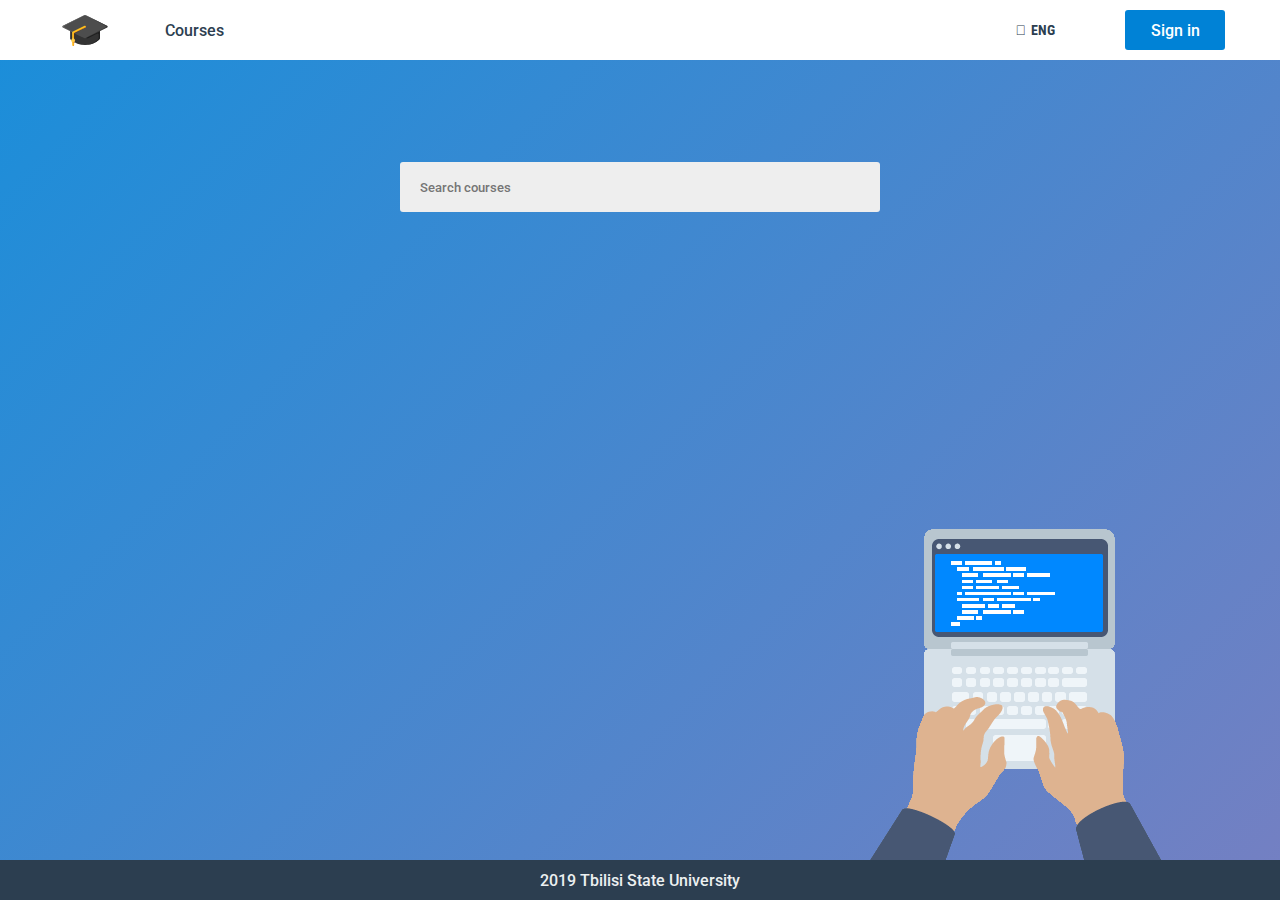
<file: index.html>
<!DOCTYPE html>
<html>
<head>
	<meta charset="utf-8">
	<meta name="theme-color" content="#0072BC">
	<meta name="viewport" content="width=device-width, initial-scale=1.0">
	<title>student.tsu.ge</title>
	<link rel="icon" href="images/tsu-logo.png" type="image/png">
	<link rel="stylesheet" href="https://use.fontawesome.com/releases/v5.8.2/css/all.css"
	integrity="sha384-oS3vJWv+0UjzBfQzYUhtDYW+Pj2yciDJxpsK1OYPAYjqT085Qq/1cq5FLXAZQ7Ay" crossorigin="anonymous">
	<link href="https://fonts.googleapis.com/css?family=Roboto:400,500&display=swap" rel="stylesheet">
	<link href="https://fonts.googleapis.com/css?family=Roboto+Condensed:400,700&display=swap" rel="stylesheet">
	<link rel="stylesheet" type="text/css" href="style/base.css">
	<link rel="stylesheet" type="text/css" href="style/main/main.css">
</head>
<body>

	<section class="preloader">
		<div class="loader">
			<img alt="logo" src="images/graduation.svg">
		</div>
	</section>

	<header>
		<div class="container">
			<a href="index.html" class="logo"></a>
			<nav>
				<div class="courses">
					<a href="javascript:void(0)">Courses</a>
					<div class="list-of-courses">
						<span><a href="faculty.html">Faculty of Exact and Natural Sciences</a></span>
						<span><a href="javascript:void(0)">Faculty of Humanities</a></span>
						<span><a href="javascript:void(0)">Faculty of Social and Political Sciences</a></span>
						<span><a href="javascript:void(0)">Faculty of Psychology and Educational Sciences</a></span>
						<span><a href="javascript:void(0)">Faculty of Economics and Business</a></span>
						<span><a href="javascript:void(0)">Faculty of Medicine</a></span>
						<span><a href="javascript:void(0)">Faculty of Law</a></span>
					</div>
				</div>
				<div>
					<a href="javascript:void(0)" class="languagepicker">Eng</a>
					<a href="register.html" class="login">Sign in</a>
				</div>
			</nav>
			<a href="javascript:void(0)" class="burger-menu"></a>
			<div class="circular"></div>
		</div>
	</header>

	<main>
		<div class="container">
			<form method="POST" autocomplete="off">
				<input type="text" name="search" placeholder="Search courses" autofocus>
				<button class="search-btn">
					<i class="fas fa-search"></i>
				</button>
			</form>
			<img class="developer" src="images/developer.png" alt="developer">
		</div>
	</main>
	
	<footer>
		<div class="container">
			<span>2019 Tbilisi State University</span>
		</div>
	</footer>

	<script src="scripts/main/main.js"></script>

</body>
</html>
</file>
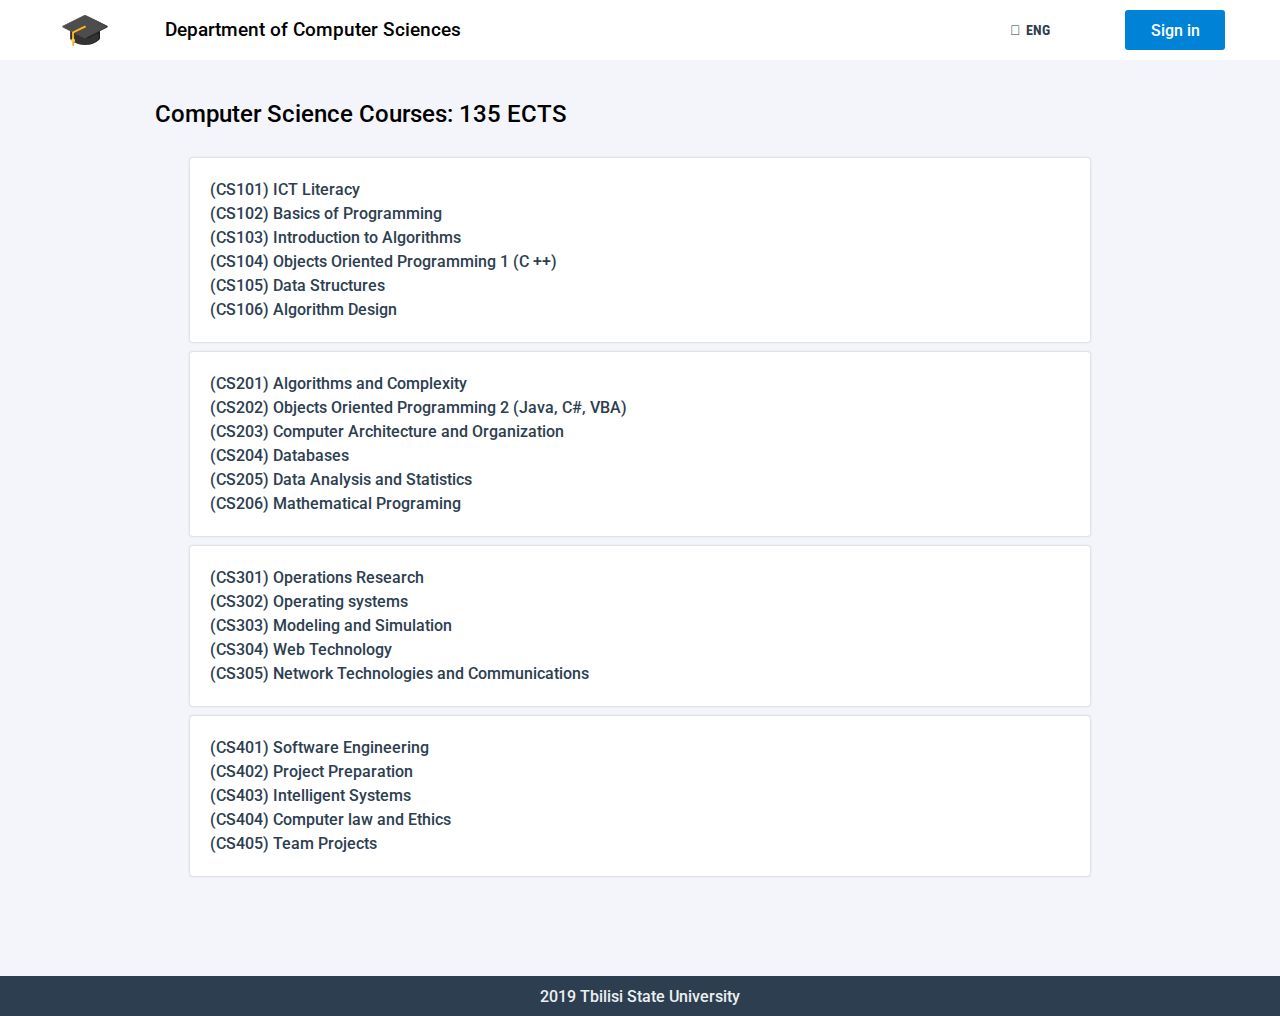
<file: department.html>
<!DOCTYPE html>
<html>
<head>
	<meta charset="utf-8">
	<meta name="theme-color" content="#0072BC">
	<meta name="viewport" content="width=device-width, initial-scale=1.0">
	<title>student.tsu.ge</title>
	<link rel="icon" href="images/tsu-logo.png" type="image/png">
	<link rel="stylesheet" href="https://use.fontawesome.com/releases/v5.8.2/css/all.css"
	integrity="sha384-oS3vJWv+0UjzBfQzYUhtDYW+Pj2yciDJxpsK1OYPAYjqT085Qq/1cq5FLXAZQ7Ay" crossorigin="anonymous">
	<link href="https://fonts.googleapis.com/css?family=Roboto:400,500&display=swap" rel="stylesheet">
	<link href="https://fonts.googleapis.com/css?family=Roboto+Condensed:400,700&display=swap" rel="stylesheet">
    <link rel="stylesheet" type="text/css" href="style/base.css">
    <link rel="stylesheet" type="text/css" href="style/faculty/faculty.css">
    <link rel="stylesheet" type="text/css" href="style/department/department.css">
</head>
<body>

	<header>
		<div class="container">
            <a href="index.html" class="logo"></a>
            <h3>Department of Computer Sciences</h3>
			<nav>
				<div>
					<a href="javascript:void(0)" class="languagepicker">Eng</a>
					<a href="register.html" class="login">Sign in</a>
				</div>
			</nav>
		</div>
	</header>

	<main>
		<div class="container">
			<h2>Computer Science Courses: 135 ECTS</h2>
			<div class="cs-courses">
				<span><a href="javascript:void(0)">(CS101) IСT Literacy</a></span>
				<span><a href="course.html">(CS102) Basics of Programming</a></span>
				<span><a href="javascript:void(0)">(CS103) Introduction to Algorithms</a></span>
				<span><a href="javascript:void(0)">(CS104) Objects Oriented Programming 1 (C ++)</a></span>
				<span><a href="javascript:void(0)">(CS105) Data Structures</a></span>
				<span><a href="javascript:void(0)">(CS106) Algorithm Design</a></span>
			</div>
			<div class="cs-courses">
				<span><a href="javascript:void(0)">(CS201) Algorithms and Complexity</a></span>
				<span><a href="javascript:void(0)">(CS202) Objects Oriented Programming 2 (Java, C#, VBA)</a></span>
				<span><a href="javascript:void(0)">(CS203) Computer Architecture and Organization</a></span>
				<span><a href="javascript:void(0)">(CS204) Databases</a></span>
				<span><a href="javascript:void(0)">(CS205) Data Analysis and Statistics</a></span>
				<span><a href="javascript:void(0)">(CS206) Mathematical Programing</a></span>
			</div>
			<div class="cs-courses">
				<span><a href="javascript:void(0)">(CS301) Operations Research</a></span>
				<span><a href="javascript:void(0)">(CS302) Operating systems</a></span>
				<span><a href="javascript:void(0)">(CS303) Modeling and Simulation</a></span>
				<span><a href="javascript:void(0)">(CS304) Web Technology</a></span>
				<span><a href="javascript:void(0)">(CS305) Network Technologies and Communications</a></span>
			</div>
			<div class="cs-courses">
				<span><a href="javascript:void(0)">(CS401) Software Engineering</a></span>
				<span><a href="javascript:void(0)">(CS402) Project Preparation</a></span>
				<span><a href="javascript:void(0)">(CS403) Intelligent Systems</a></span>
				<span><a href="javascript:void(0)">(CS404) Computer law and Ethics</a></span>
				<span><a href="javascript:void(0)">(CS405) Team Projects</a></span>
			</div>
		</div>
	</main>
	
	<footer>
		<div class="container">
			<span>2019 Tbilisi State University</span>
		</div>
	</footer>

</body>
</html>
</file>
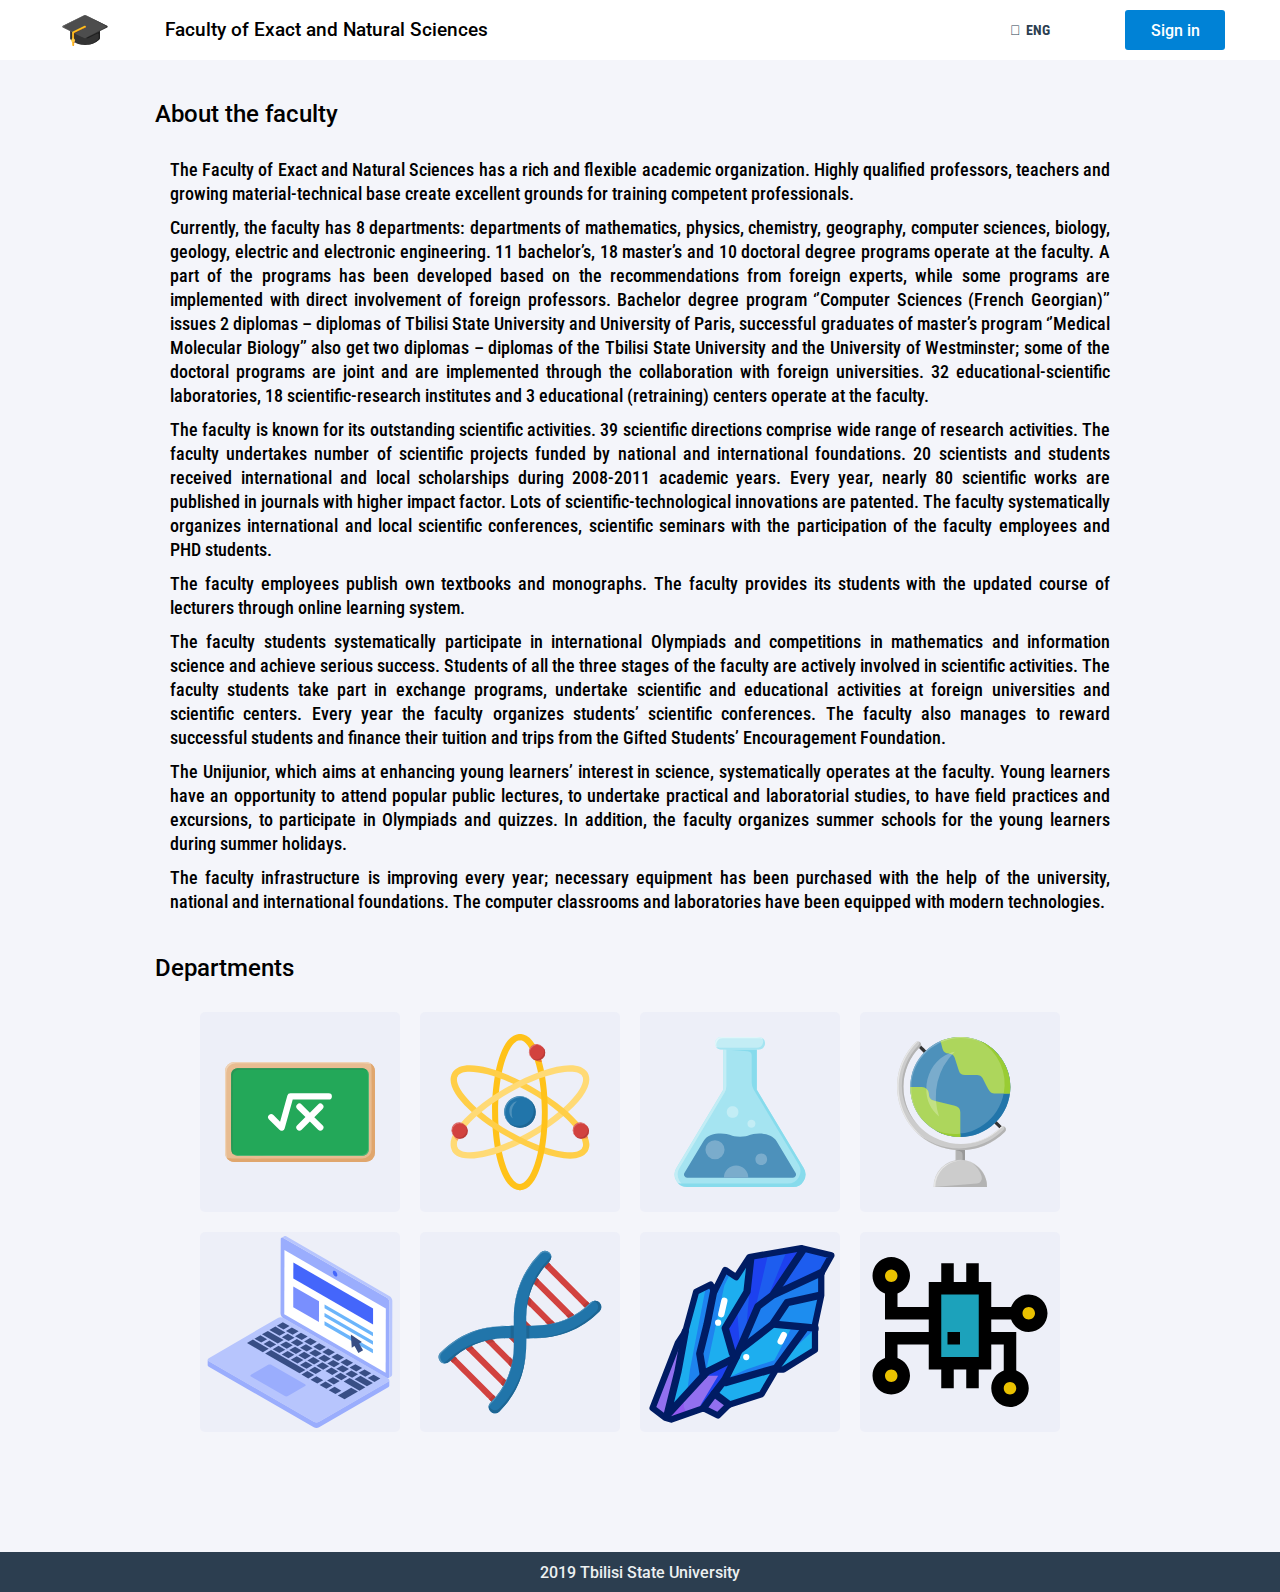
<file: faculty.html>
<!DOCTYPE html>
<html>
<head>
	<meta charset="utf-8">
	<meta name="theme-color" content="#0072BC">
	<meta name="viewport" content="width=device-width, initial-scale=1.0">
	<title>student.tsu.ge</title>
	<link rel="icon" href="images/tsu-logo.png" type="image/png">
	<link rel="stylesheet" href="https://use.fontawesome.com/releases/v5.8.2/css/all.css"
	integrity="sha384-oS3vJWv+0UjzBfQzYUhtDYW+Pj2yciDJxpsK1OYPAYjqT085Qq/1cq5FLXAZQ7Ay" crossorigin="anonymous">
	<link href="https://fonts.googleapis.com/css?family=Roboto:400,500&display=swap" rel="stylesheet">
	<link href="https://fonts.googleapis.com/css?family=Roboto+Condensed:400,700&display=swap" rel="stylesheet">
    <link rel="stylesheet" type="text/css" href="style/base.css">
    <link rel="stylesheet" type="text/css" href="style/faculty/faculty.css">
</head>
<body>

	<header>
		<div class="container">
            <a href="index.html" class="logo"></a>
            <h3>Faculty of Exact and Natural Sciences</h3>
			<nav>
				<div>
					<a href="javascript:void(0)" class="languagepicker">Eng</a>
					<a href="register.html" class="login">Sign in</a>
				</div>
			</nav>
		</div>
	</header>

	<main>
		<div class="container">
            <h2>About the faculty</h2>
            <div class="about">
                <p>
                    The Faculty of Exact and Natural Sciences has a rich and flexible academic organization.
                    Highly qualified professors, teachers and growing material-technical base create excellent
                    grounds for training competent professionals.
                </p>
                <p>
                    Currently, the faculty has 8 departments: departments of mathematics, physics, chemistry,
                    geography, computer sciences, biology, geology, electric and electronic engineering.
                    11 bachelor’s, 18 master’s and 10 doctoral degree programs operate at the faculty. A part
                    of the programs has been developed based on the recommendations from foreign experts, while
                    some programs are implemented with direct involvement of foreign professors. Bachelor degree
                    program ‘’Computer Sciences (French Georgian)’’ issues 2 diplomas – diplomas of Tbilisi State
                    University and  University of Paris, successful graduates of master’s program ‘’Medical
                    Molecular Biology’’ also get two diplomas – diplomas of the Tbilisi State University and the
                    University of Westminster; some of the doctoral programs are joint and are implemented through
                    the collaboration with foreign universities. 32 educational-scientific laboratories, 18
                    scientific-research institutes and 3 educational (retraining) centers operate at the faculty.
                </p>
                <p>
                    The faculty is known for its outstanding scientific activities.  39 scientific directions
                    comprise wide range of research activities. The faculty undertakes number of scientific projects
                    funded by national and international foundations. 20 scientists and students received international
                    and local scholarships during 2008-2011 academic years.  Every year, nearly 80 scientific works are
                    published in journals with higher impact factor. Lots of scientific-technological innovations are
                    patented. The faculty systematically organizes international and local scientific conferences,
                    scientific seminars with the participation of the faculty employees and PHD students.
                </p>
                <p>
                    The faculty employees publish own textbooks and monographs. The faculty provides its students with
                    the updated course of lecturers through online learning system. 
                </p>
                <p>
                    The faculty students systematically participate in international Olympiads and competitions in
                    mathematics and information science and achieve serious success. Students of all the three stages
                    of the faculty are actively involved in scientific activities. The faculty students take part in
                    exchange programs, undertake scientific and educational activities at foreign universities and
                    scientific centers. Every year the faculty organizes students’ scientific conferences. The faculty
                    also manages to reward successful students and finance their tuition and trips from the Gifted
                    Students’ Encouragement Foundation.
                </p>
                <p>
                    The Unijunior, which aims at enhancing young learners’ interest in science, systematically operates
                    at the faculty. Young learners have an opportunity to attend popular public lectures, to undertake
                    practical and laboratorial studies, to have field practices and excursions, to participate in
                    Olympiads and quizzes. In addition, the faculty organizes summer schools for the young learners
                    during summer holidays.
                </p>
                <p>
                    The faculty infrastructure is improving every year; necessary equipment has been purchased with
                    the help of the university, national and international foundations. The computer classrooms and
                    laboratories have been equipped with modern technologies.
                </p>
            </div>
            <h2>Departments</h2>
            <div class="departments">
                <div class="department">
                    <img src="images/mathematics.svg" alt="mathematics">
                    <div class="description">
                        <a href="javascript:void(0)">Department of Mathematics</a>
                    </div>
                </div>
                <div class="department">
                    <img src="images/physics.svg" alt="physics">
                    <div class="description">
                        <a href="javascript:void(0)">Department of Physics</a>
                    </div>
                </div>
                <div class="department">
                    <img src="images/chemistry.svg" alt="chemistry">
                    <div class="description">
                        <a href="javascript:void(0)">Department of Chemistry</a>
                    </div>
                </div>
                <div class="department">
                    <img src="images/geography.svg" alt="geography">
                    <div class="description">
                        <a href="javascript:void(0)">Department of Geography</a>
                    </div>
                </div>
                <div class="department">
                    <img src="images/computer-sciences.svg" alt="computer-sciences">
                    <div class="description">
                        <a href="department.html">Department of Computer Sciences</a>
                    </div>
                </div>
                <div class="department">
                    <img src="images/biology.svg" alt="biology">
                    <div class="description">
                        <a href="javascript:void(0)">Department of Biology</a>
                    </div>
                </div>
                <div class="department">
                    <img src="images/geology.svg" alt="geology">
                    <div class="description">
                        <a href="javascript:void(0)">Department of Geology</a>
                    </div>
                </div>
                <div class="department">
                    <img src="images/electric-and-electronic-engineering.svg"
                    alt="electric-and-electronic-engineering">
                    <div class="description">
                        <a href="javascript:void(0)">Department of Electric And Electronic Engineering</a>
                    </div>
                </div>
            </div>
		</div>
	</main>
	
	<footer>
		<div class="container">
			<span>2019 Tbilisi State University</span>
		</div>
	</footer>

</body>
</html>
</file>
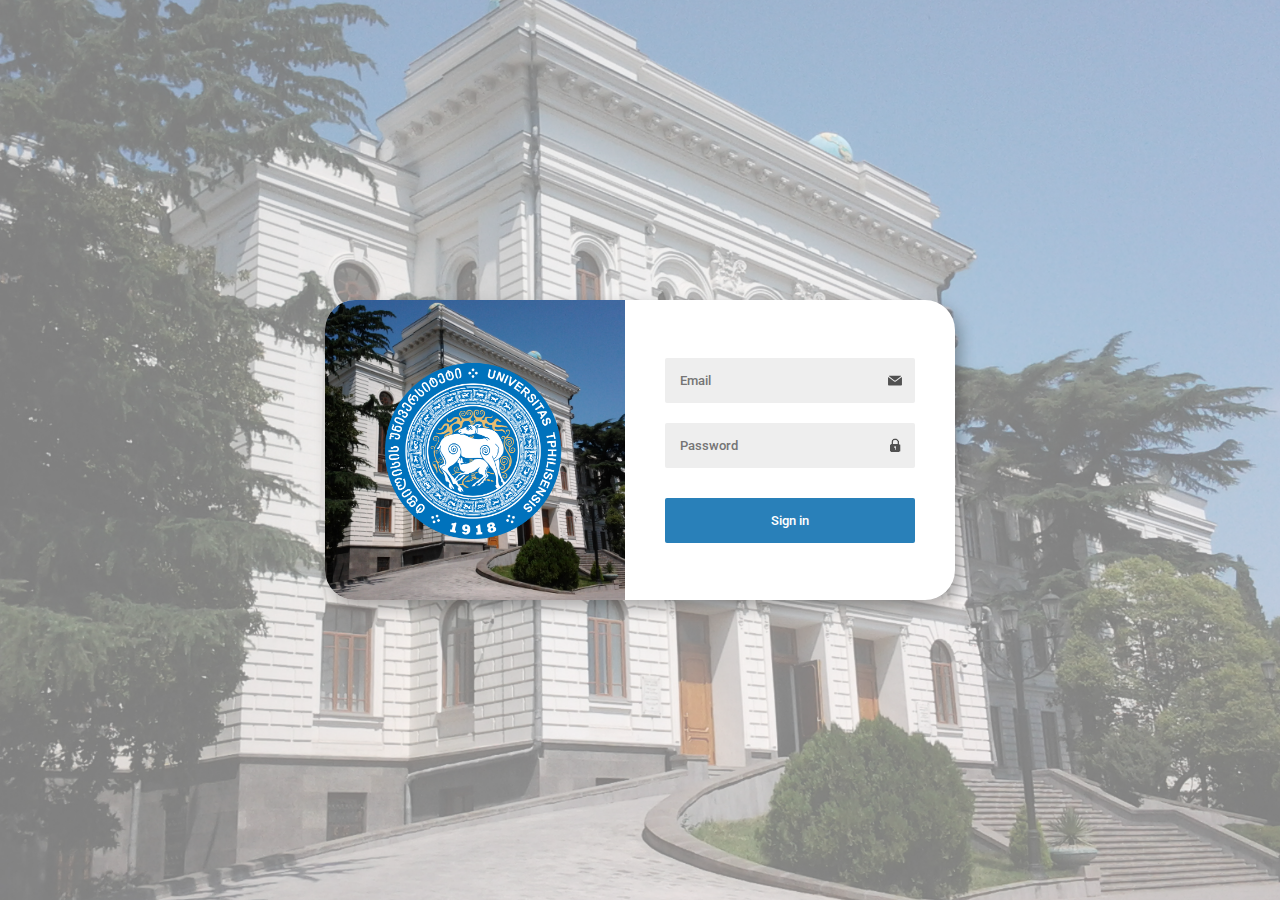
<file: register.html>
<!DOCTYPE html>
<html lang="en">
<head>
	<meta charset="utf-8">
	<meta name="theme-color" content="#0072BC">
    <meta name="viewport" content="width=device-width, initial-scale=1.0">
	<title>Sign in</title>
	<link rel="icon" href="images/tsu-logo.png" type="image/png">
	<link href="https://fonts.googleapis.com/css?family=Roboto:400,500&display=swap" rel="stylesheet">
    <link rel="stylesheet" type="text/css" href="style/register/register.css">
</head>
<body>

	<main>
		<div class="container">
			<div class="register">
				<div class="left"></div>
				<div class="right">
					<div class="alert">
						<span>Wrong email or password</span>
					</div>
					<form method="POST" class="login-form">
						<input type="email" placeholder="Email" required>
						<input type="password" placeholder="Password" required>
						<input type="submit" value="Sign in">
					</form>
				</div>
			</div>
		</div>
	</main>
	
</body>
</html>
</file>
<file: style/base.css>
* {
	box-sizing: border-box;
	margin: 0;
	padding: 0;
	list-style: none;
	text-decoration: none;
	outline: none;
	user-select: none;
	font-family: 'Roboto', 'Helvetica', sans-serif;
	font-weight: 500;
}

body {
	-webkit-font-smoothing: antialiased;
}

.container {
	position: relative;
	width: 100%;
	max-width: 1170px;
}

.preloader {
	position: absolute;
	top: 0;
	left: 0;
	width: 100vw;
	height: 100vh;
	display: flex;
	align-items: center;
	justify-content: center;
	background: linear-gradient(-45deg, rgba(100, 114, 188, 1) 0%, rgba(0, 130, 214, 1) 100%);
	z-index: 99;
}

.loader {
	width: 80px;
	height: 80px;
	animation: .7s float infinite linear;
}

.loader img {
	width: 100%;
	height: 100%;
}

.preloader.done {
	transform: translateY(-100%);
	transition: .4s;
	visibility: hidden;
}

.to-top {
	position: absolute;
	bottom: 0;
	left: 50%;
	width: 50px;
	height: 50px;
	display: flex;
	justify-content: center;
	align-items: center;
	transform: translateX(-50%);
	border-radius: 50% 50% 0 0;
	background-color: #0072BC;
	cursor: pointer;
}

/*
#0072BC blue(primary) rgba(0, 114, 180, 1)
#0082D6 blue(secondary) rgba(0, 130, 214, 1)
#ECF0F1 white(text)
#2C3E50 bluegray(footer)
*/
</file>
<file: style/main/main.css>
header {
	width: 100%;
	position: fixed;
	display: flex;
	align-items: center;
	justify-content: center;
	background-color: #FFFFFF;
	z-index: 1;
}

header .container {
	height: 60px;
	display: flex;
	align-items: center;
}

header .container .logo {
	display: flex;
	align-items: center;
	color: #2C3E50;
	z-index: 1;
}

header .container .logo::before {
	content: '';
	display: inline-block;
	width: 60px;
	height: 60px;
	margin-right: 50px;
	background-image: url(../../images/graduation.svg);
	background-size: cover;
	background-position: center;
}

header .container nav {
	flex-grow: 1;
	display: flex;
	height: 100%;
	align-items: center;
	justify-content: space-between;
}

header .container nav div {
	display: flex;
	align-items: center;
	justify-content: center;
}

header .container nav .courses {
	padding: 20px 0;
	cursor: pointer;
}

header .container nav .courses > a {
	color: #2C3E50;
}

header .container nav .courses .list-of-courses {
	position: absolute;
	top: 7px;
	left: -20px;
	display: flex;
	flex-direction: column;
	align-items: flex-start;
	justify-content: center;
	padding: 70px 20px 0 20px;
	background-color: transparent;
	border-radius: 0 3px 3px 3px;
	opacity: 0;
	visibility: hidden;
	transition: .3s;
}

header .container nav .courses .list-of-courses::before {
	content: '';
	position: absolute;
	top: 30px;
	left: 140px;
	border: 20px solid transparent;
	border-bottom-color: #FAFAFA;
}

header .container nav .courses .list-of-courses.show {
	top: 0;
	opacity: 1;
	visibility: visible;
	transition: .3s;
}

header .container nav .courses .list-of-courses span {
	position: relative;
	width: 100%;
	display: flex;
	align-items: center;
	justify-content: flex-start;
	background-color: #FAFAFA;
}

header .container nav .courses .list-of-courses span a {
	width: 100%;
	padding: 20px 15px;
	color: #2C3E50;
}

header .container nav .courses .list-of-courses span a:hover {
	background-color: #ECF0F1;
}

header .container nav .languagepicker {
	position: relative;
	color: #2C3E50;
	font-family: 'Roboto Condensed', sans-serif;
	font-size: 14px;
	font-weight: 700;
	margin-right: 70px;
	text-transform: uppercase;
}

header .container nav .languagepicker::before {
	display: inline-block;
	font-style: normal;
	font-variant: normal;
	text-rendering: auto;
	font-family: 'Font Awesome 5 Free', sans-serif;
	font-weight: 900;
	content: '\f57c';
	margin-right: 5px;
}

header .container nav .languagepicker:hover {
	text-decoration: underline;
}

header .container nav .login {
	display: flex;
	align-items: center;
	justify-content: center;
	background-color: #0082D6;
	color: #FFFFFF;
	width: 100px;
	height: 40px;
	border-radius: 3px;
}

header .container nav .login:hover {
	background-color: #0072BC;
}

header .container .burger-menu {
	width: 30px;
	height: 60px;
	display: none;
	flex-direction: column;
	align-items: center;
	justify-content: center;
	z-index: 4;
}

header .container .burger-menu::after {
	display: inline-block;
	font-style: normal;
	font-variant: normal;
	text-rendering: auto;
	color: #2C3E50;
	font-family: 'Font Awesome 5 Free', sans-serif;
	font-weight: 900;
	content: '\f0c9';
}

header .container .burger-menu.open::after {
	content: '\f00d';
}

header .container .circular {
	position: fixed;
	width: 0px;
	height: 0px;
	border-radius: 50%;
	background-color: rgba(255,255,255,.95);
	box-sizing: border-box;
	overflow: hidden;
	z-index: 3;
	-webkit-transform: translate(-50%, -50%);
	transform: translate(-50%, -50%);
	-webkit-transform-origin: center center;
	transform-origin: center center;
	transition: all .5s 0ms ease;
}

header .container .circular.show {
	width: 500vw;
	height: 500vw;
	transition: all .7s 100ms ease;
}

main {
	display: flex;
	align-items: center;
	justify-content: center;
	background: linear-gradient(-45deg, rgba(100, 114, 188, .9) 0%, rgba(0, 130, 214, .9) 100%);
}

main .container {
	height: calc(100vh - 40px);
	z-index: 0;
}

form {
	position: absolute;
	top: 20%;
	left: 50%;
	display: flex;
	flex-direction: row;
	justify-content: center;
	align-items: center;
	transform: translate(-50%, -20%);
	z-index: 2;
}

input[name = search] {
	width: 480px;
	height: 50px;
	border: none;
	padding: 0 60px 0 20px;
	border-radius: 3px;
	background-color: #EEEEEE;
}

.search-btn {
	position: absolute;
	top: 0;
	right: 0;
	width: 50px;
	height: 50px;
	display: flex;
	justify-content: center;
	align-items: center;
	padding: 3px;
	border: none;
	border-radius: 0 3px 3px 0;
	background: transparent;
	cursor: pointer;
}

.search-btn:hover {
	background-color: #0072BC;
}

.search-btn:hover i {
	color: #FFFFFF;
}

.developer {
	position: absolute;
	right: 0;
	bottom: 0;
}

footer {
	width: 100%;
	height: 40px;
	display: flex;
	justify-content: center;
	align-items: center;
	background-color: #2C3E50;
	color: #ECF0F1;
	text-align: center;
	z-index: 0;
}

@keyframes float {

	0% {
		transform: translateY(0px);
	}

	50% {
		transform: translateY(-20px) scale(1.03);
	}

	100% {
		transform: translateY(0px);	
	}
}

@media only screen and (max-width: 1200px) {

	.container {
		width: 97%;
	}

	header, footer {
		position: initial;
	}
}

@media only screen and (max-width: 768px) {

	* {
		-webkit-tap-highlight-color: transparent;
	}

	.container {
		width: 97%;
	}

	header .container {
		justify-content: space-between;
	}

	header .container nav {
		flex-direction: column;
		align-items: center;
		justify-content: flex-start;
		position: absolute;
		top: 0;
		left: 0;
		width: 100%;
		height: 100vh;
		padding-bottom: 30px;
		visibility: hidden;
		opacity: 0;
		transition: .1s;
		overflow-y: scroll;
	}

	header .container nav.show {
		visibility: visible;
		opacity: 1;
		z-index: 4;
		transition: .5s .3s;
	}

	header .container nav .courses > a {
		display: none;
	}

	header .container nav .courses .list-of-courses {
		position: initial;
		width: 100%;
		display: flex;
	}

	header .container nav .courses .list-of-courses::before {
		content: none;
	}

	header .container .burger-menu {
		display: flex;
	}

	form {
		top: 25%;
	}

	input {
		width: 100%;
	}
}

@media only screen and (max-width: 500px) {

	form {
		width: 95%;
	}
}
</file>
<file: style/faculty/faculty.css>
header {
	position: relative;
	width: 100%;
	display: flex;
	align-items: center;
	justify-content: center;
	background-color: #FFFFFF;
}

header .container {
	height: 60px;
	display: flex;
	align-items: center;
}

header .container .logo {
	display: flex;
	align-items: center;
	color: #2C3E50;
	z-index: 1;
}

header .container .logo::before {
	content: '';
	display: inline-block;
	width: 60px;
	height: 60px;
	margin-right: 50px;
	background-image: url(../../images/graduation.svg);
	background-size: cover;
	background-position: center;
}

header .container h3 {
	padding: 10px 10px 10px 0;
}

header .container nav {
	flex-grow: 1;
	display: flex;
	height: 100%;
	align-items: center;
	justify-content: flex-end;
}

header .container nav div {
	display: flex;
	align-items: center;
	justify-content: center;
}

header .container nav .languagepicker {
	position: relative;
	min-width: 45px;
	color: #2C3E50;
	font-family: 'Roboto Condensed', sans-serif;
	font-size: 14px;
	font-weight: 700;
	margin-right: 70px;
	text-transform: uppercase;
}

header .container nav .languagepicker::before {
	display: inline-block;
	font-style: normal;
	font-variant: normal;
	text-rendering: auto;
	font-family: 'Font Awesome 5 Free', sans-serif;
	font-weight: 900;
	content: '\f57c';
	margin-right: 5px;
}

header .container nav .languagepicker:hover {
	text-decoration: underline;
}

header .container nav .login {
	display: flex;
	align-items: center;
	justify-content: center;
	background-color: #0082D6;
	color: #FFFFFF;
	width: 100px;
	height: 40px;
	border-radius: 3px;
}

header .container nav .login:hover {
	background-color: #0072BC;
}

main {
	display: flex;
	align-items: center;
	justify-content: center;
	background-color: #F4F5FA;
}

main .container {
	min-height: 100vh;
	z-index: 0;
}

main .container h2 {
	margin: 40px 0 30px 100px;
}

main .container .about {
	max-width: 960px;
	margin: 0 auto;
}

main .container .about p {
	font-size: 18px;
	font-family: 'Roboto Condensed';
	line-height: 24px;
	text-align: justify;
	margin-bottom: 10px;
	padding: 0 10px;
}

main .container .departments {
	max-width: 880px;
	margin: 0 auto 100px auto;
	display: flex;
	align-items: center;
	justify-content: center;
	flex-wrap: wrap;
}

main .container .departments .department {
	position: relative;
	width: 200px;
	height: 200px;
	display: flex;
	align-items: center;
	justify-content: center;
	margin: 0 20px 20px 0;
	background-color: #EDEFF8;
	border-radius: 5px;
}

main .container .departments .department:hover .description {
	visibility: visible;
	opacity: 1;
	transition: .2s;
}

main .container .departments .department .description {
	position: absolute;
	width: 100%;
	height: 100%;
	display: flex;
	align-items: center;
	justify-content: center;
	text-align: center;
	font-size: 22px;
	background-color: rgba(0,0,0,.7);
	border-radius: 5px;
	visibility: hidden;
	opacity: 0;
	transition: .1s;
}

main .container .departments .department .description a {
	width: 100%;
	height: 100%;
	display: flex;
	align-items: center;
	justify-content: center;
	padding: 5px;
	color: #FFFFFF;
	transition: .3s;
}

footer {
	width: 100%;
	height: 40px;
	display: flex;
	justify-content: center;
	align-items: center;
	background-color: #2C3E50;
	color: #ECF0F1;
	text-align: center;
	z-index: 0;
}

@media only screen and (max-width: 1200px) {

	.container {
		width: 97%;
	}

	footer {
		position: initial;
	}
}

@media only screen and (max-width: 768px) {

	* {
		-webkit-tap-highlight-color: transparent;
	}

	.container {
		width: 97%;
	}

	header .container {
		justify-content: space-between;
	}



	header .container h3 {
		font-size: 16px;
	}

	header .container nav .languagepicker {
		margin: 0 20px 0 10px;
	}
}

@media only screen and (max-width: 460px) {

	header .container h3 {
		display: none;
	}

	main .container h2 {
		margin: 40px auto 30px auto;
		text-align: center;
	}
}
</file>
<file: style/department/department.css>
main .container .cs-courses {
	display: flex;
	flex-direction: column;
	max-width: 900px;
	margin: 0 auto 10px auto;
	padding: 20px;
	background-color: #FFFFFF;
	border-radius: 3px;
	box-shadow: 0 0 2px 1px rgba(0,0,0,.1);
}

main .container .cs-courses:last-of-type {
	margin-bottom: 100px;
}

main .container .cs-courses span a {
	display: inline;
	text-decoration: none;
	line-height: 24px;
	color: #2C3E50;
}

main .container .cs-courses a:hover {
	color: #95A5A6;
}
</file>
<file: style/register/register.css>
* {
	box-sizing: border-box;
	margin: 0;
	padding: 0;
	list-style: none;
	text-decoration: none;
	font-family: 'Roboto', 'Helvetica', sans-serif;
	font-weight: 500;
}

main {
	background-image: url(../../images/tsu-1.jpg);
	background-size: cover;
	background-position: center;
	background-repeat: no-repeat;
}

.container {
	width: 100%;
	height: 100vh;
	display: flex;
	align-items: center;
	justify-content: center;
	background-color: rgba(255,255,255,.5);
}

.register {
	width: 630px;
	height: 300px;
	display: flex;
	background-color: #FFFFFF;
	border-radius: 30px;
	box-shadow: 5px 7px 15px rgba(0,0,0,.3);
}

.left {
	flex-basis: 52%;
	display: flex;
	justify-content: center;
	align-items: center;
	background-image: url(../../images/tsu-logo.png), url(../../images/tsu-1.jpg);
	background-size: 60%, cover;
	background-position: center center;
	background-repeat: no-repeat, no-repeat;
	border-radius: 30px 0 0 30px;
}

.right {
	flex-basis: 48%;
	display: flex;
	flex-direction: column;
	justify-content: center;
	align-items: center;
	padding: 30px;
}

form {
	display: flex;
	flex-direction: column;
	justify-content: center;
	align-items: center;
}

input {
	width: 250px;
	padding: 15px;
	margin: 10px;
	border: none;
	border-radius: 2px;
}

input:focus {
	outline-color: #0072BC;
}

input[type = email] {
	background: url(../../images/email.png) 95% 50% no-repeat;
	background-color: #EEEEEE;
	padding-right: 40px;
}

input[type = password] {
	background: url(../../images/password.png) 95% 50% no-repeat;
	background-color: #EEEEEE;
	padding-right: 40px;
}

input[type = submit] {
	margin-top: 20px;
	color: #FFFFFF;
	background-color: #2980B9;
	cursor: pointer;
}

input[type = submit]:hover {
	background-color: #2E8FCF;
}

.alert {
	position: absolute;
	top: -100px;
	left: 0;
	width: 100%;
	padding: 15px;
	text-align: center;
	background-color: #F44336;
	color: #FFFFFF;
	transition: .2s;
}

.alert.show {
	top: 0;
	transition: .3s;
}

@media only screen and (max-width: 767px) {

	main {
		background-image: unset;
	}

	.register {
		position: absolute;
		top: 0;
		left: 0;
		width: 100%;
		height: 100vh;
		margin: 0;
		flex-direction: column;
		border-radius: 0;
		box-shadow: none;
	}

	.left {
		flex-basis: unset;
		width: 100%;
		height: 100vh;
		border-radius: 0;
		background-image: url(../../images/tsu-1.jpg);
		background-size: cover;
		background-position: bottom;
		background-repeat: no-repeat;
	}

	form {
		background-color: #FFFFFF;
		border-radius: 10px;
		padding: 20px;
		box-shadow: 0 1px 2px 1px rgba(0,0,0,.1);
		margin-bottom: 30px;
	}

	.right {
		position: absolute;
		flex-basis: unset;
		width: 100%;
		height: 120vh;
		justify-content: flex-start;
		padding-top: 70px;
		z-index: 1;
	}

	.alert {
		position: relative;
		top: 0;
		bottom: 0;
		left: -100vw;
		margin: 15px 0 20px 0;
		transition: .3s;
	}

	.alert.show {
		left: 0;
		transition: .3s;
	}
}
</file>
